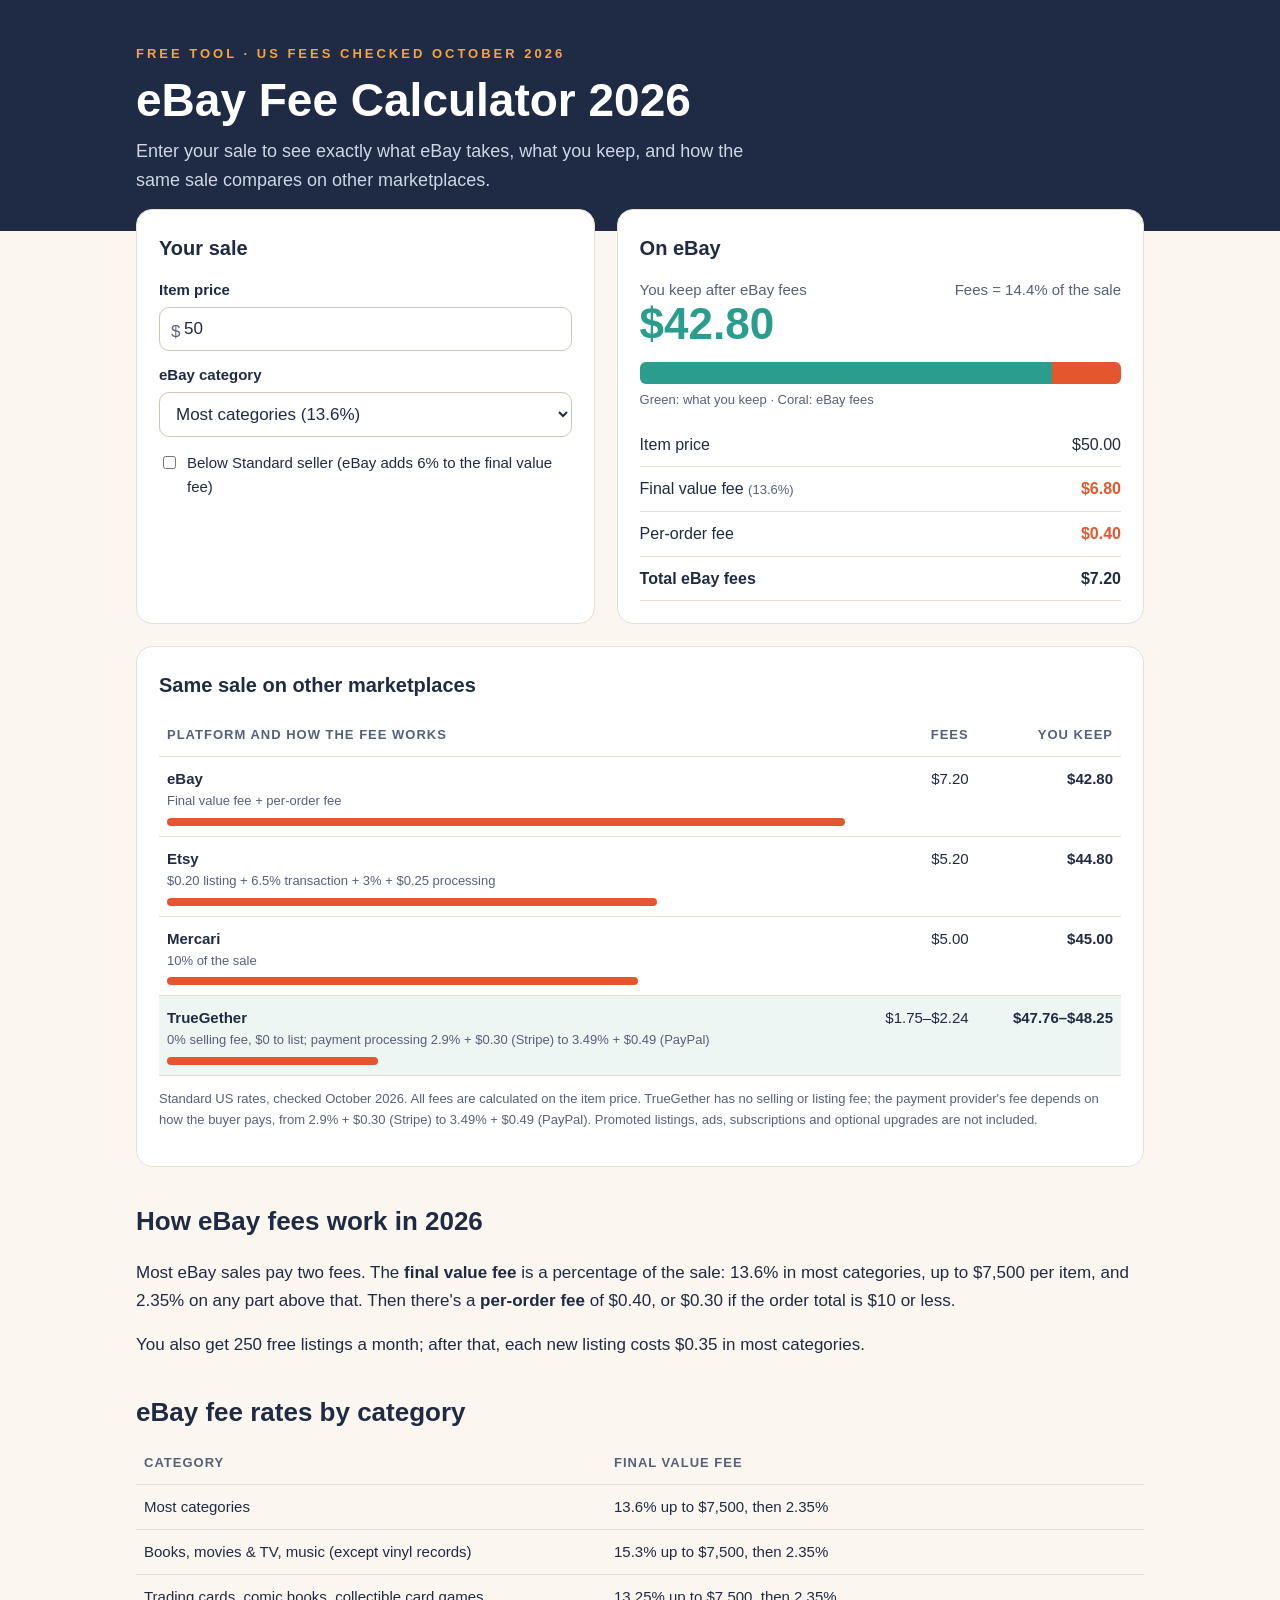
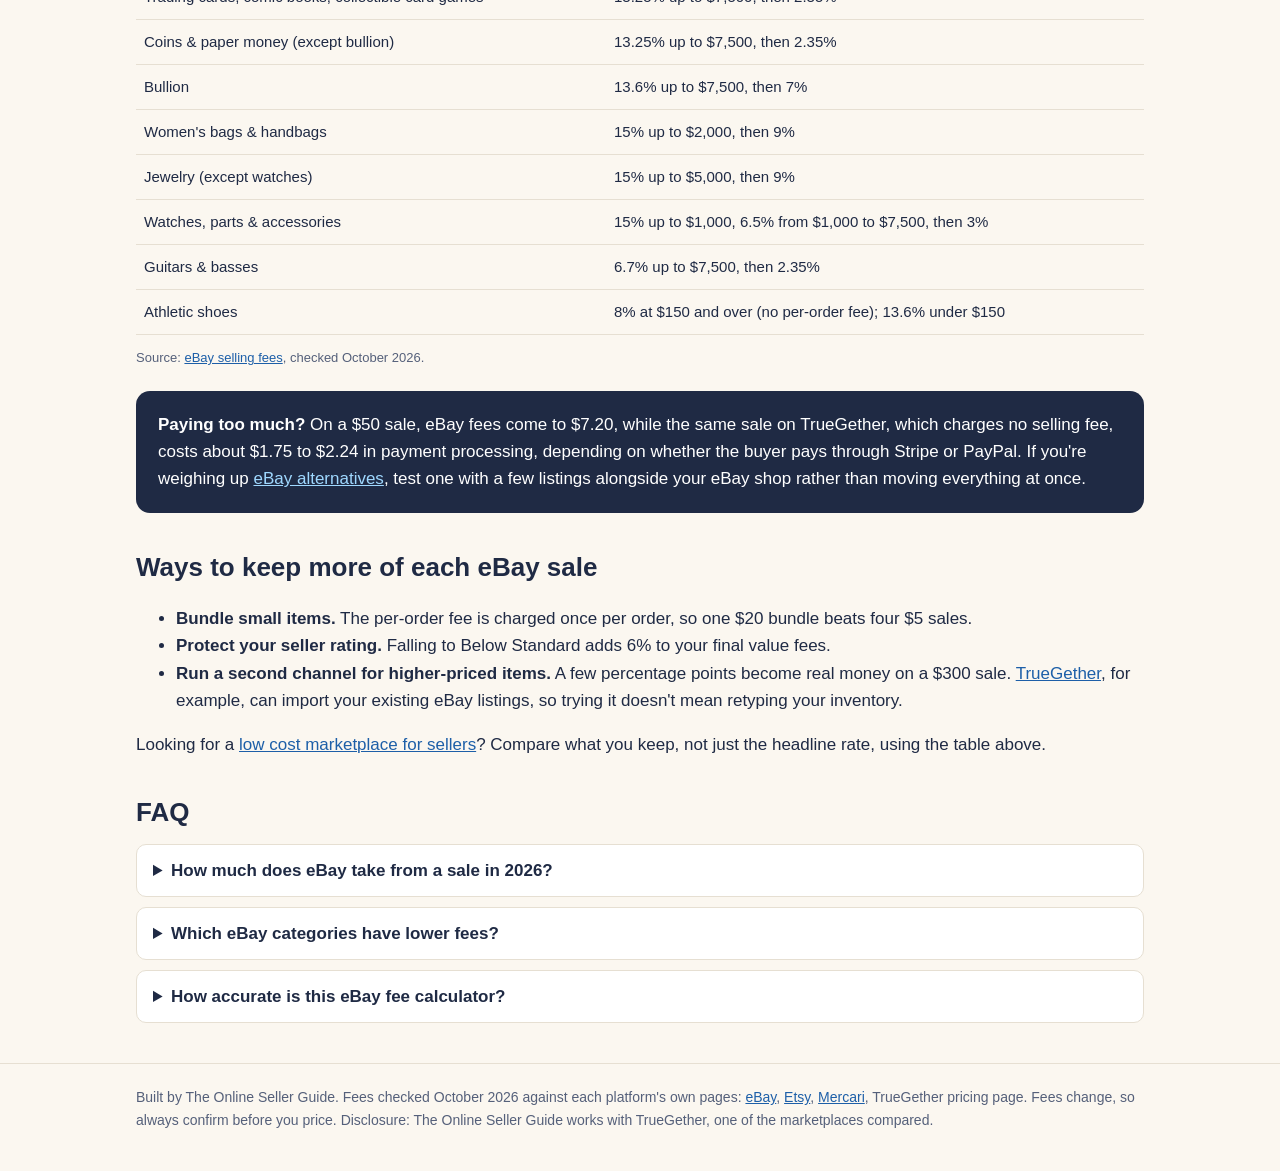
<file: index.html>
<!DOCTYPE html>
<html lang="en">
<head>
<meta charset="utf-8">
<meta name="viewport" content="width=device-width, initial-scale=1">
<title>eBay Fee Calculator 2026: See What You Keep After eBay Fees</title>
<meta name="description" content="Free eBay fee calculator for 2026. See eBay's final value fee, per-order fee and what you keep, then compare eBay alternatives like Etsy, Mercari and TrueGether.">
<link rel="canonical" href="https://salonijain-svg.github.io/marketplace-fee-calculator/">
<meta property="og:title" content="eBay Fee Calculator 2026: See What You Keep">
<meta property="og:description" content="Work out eBay fees on any sale in seconds and compare what you'd keep on other marketplaces.">
<meta property="og:type" content="website">
<meta property="og:url" content="https://salonijain-svg.github.io/marketplace-fee-calculator/">
<script type="application/ld+json">
{
 "@context":"https://schema.org",
 "@type":"FAQPage",
 "mainEntity":[
  {"@type":"Question","name":"How much does eBay take from a sale in 2026?","acceptedAnswer":{"@type":"Answer","text":"In most categories eBay charges a final value fee of 13.6% of the sale (up to $7,500) plus a per-order fee of $0.40, or $0.30 if the order is $10 or less. On a $100 sale that is $14.00."}},
  {"@type":"Question","name":"Which eBay categories have lower fees?","acceptedAnswer":{"@type":"Answer","text":"Guitars and basses (6.7%), athletic shoes of $150 and over (8% with no per-order fee), and trading cards, comics and most coins (13.25%) are below the standard 13.6%."}},
  {"@type":"Question","name":"How accurate is this eBay fee calculator?","acceptedAnswer":{"@type":"Answer","text":"It uses eBay's published US fee rates, checked in October 2026, for standard sellers. It does not include promoted listings, store subscription discounts, optional upgrades or international fees, so always confirm on eBay's own fee page."}}
 ]
}
</script>
<style>
:root{--ink:#1f2a44;--ink2:#55607a;--bg:#fbf7f0;--card:#ffffff;--line:#e6dfd2;--coral:#e4572e;--teal:#2a9d8f;--amber:#f2a541;--navy:#1f2a44;--soft:#eef6f3}
*{box-sizing:border-box}
body{margin:0;font-family:-apple-system,BlinkMacSystemFont,"Segoe UI",Roboto,Helvetica,Arial,sans-serif;background:var(--bg);color:var(--ink);line-height:1.6;font-size:17px}
a{color:#1d5fa8}
.wrap{max-width:1040px;margin:0 auto;padding:0 16px}
header.hero{background:var(--navy);color:#fff;padding:44px 0 36px}
.eyebrow{font-size:13px;letter-spacing:3px;text-transform:uppercase;color:var(--amber);font-weight:700}
h1{font-size:clamp(30px,5vw,46px);line-height:1.1;margin:10px 0 12px}
.hero p{color:#cfd6e6;max-width:640px;margin:0;font-size:18px}
.grid{display:grid;grid-template-columns:1fr 1.15fr;gap:22px;margin-top:-22px}
@media(max-width:820px){.grid{grid-template-columns:1fr}}
.card{background:var(--card);border:1px solid var(--line);border-radius:16px;padding:22px}
.card h2{font-size:20px;margin:0 0 14px}
label{display:block;font-weight:600;font-size:15px;margin:12px 0 5px}
.hint{font-weight:400;color:var(--ink2);font-size:13px}
input,select{width:100%;font-size:17px;padding:11px 12px;border:1.5px solid #cfc6b6;border-radius:10px;background:#fff;color:var(--ink)}
input:focus,select:focus{outline:none;border-color:var(--teal)}
.row2{display:grid;grid-template-columns:1fr 1fr;gap:12px}
.money{position:relative}.money span{position:absolute;left:12px;top:11px;color:var(--ink2)}.money input{padding-left:24px}
.check{display:flex;gap:8px;align-items:flex-start;font-weight:400;font-size:15px;margin-top:14px}
.check input{width:auto;margin-top:5px}
.big{display:flex;justify-content:space-between;align-items:baseline;gap:10px;flex-wrap:wrap}
.big .k{font-size:15px;color:var(--ink2)}
.keep{font-size:44px;font-weight:800;color:var(--teal);line-height:1}
.feeline{display:flex;justify-content:space-between;padding:9px 0;border-bottom:1px solid var(--line);font-size:16px}
.feeline b{color:var(--coral)}
.feeline.total b{color:var(--ink)}
.bar{display:flex;height:22px;border-radius:6px;overflow:hidden;margin:16px 0 6px;background:var(--line)}
.bar .k{background:var(--teal)}.bar .f{background:var(--coral)}
.legend{font-size:13px;color:var(--ink2)}
.pill{display:inline-block;background:var(--soft);color:var(--ink);border-radius:20px;padding:3px 12px;font-size:14px;font-weight:600;margin-top:10px}
table{width:100%;border-collapse:collapse;font-size:15px}
th,td{text-align:left;padding:10px 8px;border-bottom:1px solid var(--line);vertical-align:top}
th{font-size:13px;text-transform:uppercase;letter-spacing:1px;color:var(--ink2)}
td.num,th.num{text-align:right;white-space:nowrap}
.cmpbar{height:8px;background:var(--coral);border-radius:4px;margin-top:6px}
.best{background:#eef6f3}
section.content{margin:34px auto}
section.content h2{font-size:26px;margin:34px 0 10px}
.callout{background:var(--navy);color:#fff;border-radius:14px;padding:20px 22px;margin:22px 0}
.callout a{color:#9fd8ff}
details{background:#fff;border:1px solid var(--line);border-radius:10px;padding:12px 16px;margin:10px 0}
summary{font-weight:700;cursor:pointer}
footer{border-top:1px solid var(--line);margin-top:40px;padding:22px 0 40px;font-size:14px;color:var(--ink2)}
.small{font-size:13px;color:var(--ink2)}
</style>
</head>
<body>
<header class="hero">
 <div class="wrap">
  <div class="eyebrow">Free tool · US fees checked October 2026</div>
  <h1>eBay Fee Calculator 2026</h1>
  <p>Enter your sale to see exactly what eBay takes, what you keep, and how the same sale compares on other marketplaces.</p>
 </div>
</header>

<main class="wrap">
 <div class="grid">
  <form class="card" id="calc" onsubmit="return false" aria-label="eBay fee calculator">
   <h2>Your sale</h2>
   <label for="price">Item price</label><div class="money"><span>$</span><input id="price" type="number" min="0" step="0.01" value="50" inputmode="decimal"></div>
   <label for="cat">eBay category</label>
   <select id="cat">
    <option value="most">Most categories (13.6%)</option>
    <option value="books">Books, movies &amp; TV, music (15.3%)</option>
    <option value="cards">Trading cards, comics, collectible card games (13.25%)</option>
    <option value="coins">Coins &amp; paper money, except bullion (13.25%)</option>
    <option value="bullion">Coins &amp; paper money: bullion (13.6%)</option>
    <option value="bags">Women's bags &amp; handbags (15%)</option>
    <option value="jewelry">Jewelry, except watches (15%)</option>
    <option value="watches">Watches, parts &amp; accessories (15%)</option>
    <option value="guitars">Guitars &amp; basses (6.7%)</option>
    <option value="sneakers">Athletic shoes (8% at $150+)</option>
   </select>
   <label class="check"><input id="below" type="checkbox"> Below Standard seller (eBay adds 6% to the final value fee)</label>
  </form>

  <div class="card" aria-live="polite">
   <h2>On eBay</h2>
   <div class="big"><div><div class="k">You keep after eBay fees</div><div class="keep" id="keep">$0.00</div></div><div class="k" id="pct"></div></div>
   <div class="bar" aria-hidden="true"><div class="k" id="barK"></div><div class="f" id="barF"></div></div>
   <div class="legend">Green: what you keep · Coral: eBay fees</div>
   <div style="margin-top:12px">
    <div class="feeline"><span>Item price</span><span id="total"></span></div>
    <div class="feeline"><span>Final value fee <span class="hint" id="fvfnote"></span></span><b id="fvf"></b></div>
    <div class="feeline"><span>Per-order fee</span><b id="pof"></b></div>
    <div class="feeline" id="belowRow" style="display:none"><span>Below Standard surcharge (6%)</span><b id="bsf"></b></div>
    <div class="feeline total"><span><b>Total eBay fees</b></span><b id="fees"></b></div>
   </div>
  </div>
 </div>

 <div class="card" style="margin-top:22px">
  <h2>Same sale on other marketplaces</h2>
  <table>
   <thead><tr><th>Platform and how the fee works</th><th class="num">Fees</th><th class="num">You keep</th></tr></thead>
   <tbody id="cmp"></tbody>
  </table>
  <p class="small">Standard US rates, checked October 2026. All fees are calculated on the item price. TrueGether has no selling or listing fee; the payment provider's fee depends on how the buyer pays, from 2.9% + $0.30 (Stripe) to 3.49% + $0.49 (PayPal). Promoted listings, ads, subscriptions and optional upgrades are not included.</p>
 </div>

 <section class="content">
  <h2>How eBay fees work in 2026</h2>
  <p>Most eBay sales pay two fees. The <strong>final value fee</strong> is a percentage of the sale: 13.6% in most categories, up to $7,500 per item, and 2.35% on any part above that. Then there's a <strong>per-order fee</strong> of $0.40, or $0.30 if the order total is $10 or less.</p>
  <p>You also get 250 free listings a month; after that, each new listing costs $0.35 in most categories.</p>

  <h2>eBay fee rates by category</h2>
  <table>
   <thead><tr><th>Category</th><th>Final value fee</th></tr></thead>
   <tbody>
    <tr><td>Most categories</td><td>13.6% up to $7,500, then 2.35%</td></tr>
    <tr><td>Books, movies &amp; TV, music (except vinyl records)</td><td>15.3% up to $7,500, then 2.35%</td></tr>
    <tr><td>Trading cards, comic books, collectible card games</td><td>13.25% up to $7,500, then 2.35%</td></tr>
    <tr><td>Coins &amp; paper money (except bullion)</td><td>13.25% up to $7,500, then 2.35%</td></tr>
    <tr><td>Bullion</td><td>13.6% up to $7,500, then 7%</td></tr>
    <tr><td>Women's bags &amp; handbags</td><td>15% up to $2,000, then 9%</td></tr>
    <tr><td>Jewelry (except watches)</td><td>15% up to $5,000, then 9%</td></tr>
    <tr><td>Watches, parts &amp; accessories</td><td>15% up to $1,000, 6.5% from $1,000 to $7,500, then 3%</td></tr>
    <tr><td>Guitars &amp; basses</td><td>6.7% up to $7,500, then 2.35%</td></tr>
    <tr><td>Athletic shoes</td><td>8% at $150 and over (no per-order fee); 13.6% under $150</td></tr>
   </tbody>
  </table>
  <p class="small">Source: <a href="https://www.ebay.com/help/selling/fees-credits-invoices/selling-fees?id=4822" rel="nofollow">eBay selling fees</a>, checked October 2026.</p>

  <div class="callout">
   <strong>Paying too much?</strong> On a $50 sale, eBay fees come to $7.20, while the same sale on TrueGether, which charges no selling fee, costs about $1.75 to $2.24 in payment processing, depending on whether the buyer pays through Stripe or PayPal. If you're weighing up <a href="https://www.truegether.com/eBayAlternative.html">eBay alternatives</a>, test one with a few listings alongside your eBay shop rather than moving everything at once.
  </div>

  <h2>Ways to keep more of each eBay sale</h2>
  <ul>
   <li><strong>Bundle small items.</strong> The per-order fee is charged once per order, so one $20 bundle beats four $5 sales.</li>
   <li><strong>Protect your seller rating.</strong> Falling to Below Standard adds 6% to your final value fees.</li>
   <li><strong>Run a second channel for higher-priced items.</strong> A few percentage points become real money on a $300 sale. <a href="https://www.truegether.com/">TrueGether</a>, for example, can import your existing eBay listings, so trying it doesn't mean retyping your inventory.</li>
  </ul>
  <p>Looking for a <a href="https://www.truegether.com/sell.html">low cost marketplace for sellers</a>? Compare what you keep, not just the headline rate, using the table above.</p>

  <h2>FAQ</h2>
  <details><summary>How much does eBay take from a sale in 2026?</summary><p>In most categories, 13.6% of the sale (up to $7,500) plus a $0.40 per-order fee, or $0.30 if the order is $10 or less. On a $100 sale, that's $14.00.</p></details>
  <details><summary>Which eBay categories have lower fees?</summary><p>Guitars and basses (6.7%), athletic shoes at $150 and over (8%, with no per-order fee), and trading cards, comics and most coins (13.25%).</p></details>
  <details><summary>How accurate is this eBay fee calculator?</summary><p>It uses eBay's published US rates, checked in October 2026, for standard sellers. It doesn't include promoted listings, store subscription discounts, optional upgrades or international fees, so always confirm on eBay's own fee page before you price.</p></details>

 </section>
</main>

<footer>
 <div class="wrap">
  Built by The Online Seller Guide. Fees checked October 2026 against each platform's own pages: <a href="https://www.ebay.com/help/selling/fees-credits-invoices/selling-fees?id=4822" rel="nofollow">eBay</a>, <a href="https://www.etsy.com/legal/fees" rel="nofollow">Etsy</a>, <a href="https://www.mercari.com/" rel="nofollow">Mercari</a>, TrueGether pricing page. Fees change, so always confirm before you price. Disclosure: The Online Seller Guide works with TrueGether, one of the marketplaces compared.
 </div>
</footer>

<script>
(function(){
 var cats={
  most:{tiers:[[7500,0.136],[Infinity,0.0235]],label:"13.6%"},
  books:{tiers:[[7500,0.153],[Infinity,0.0235]],label:"15.3%"},
  cards:{tiers:[[7500,0.1325],[Infinity,0.0235]],label:"13.25%"},
  coins:{tiers:[[7500,0.1325],[Infinity,0.0235]],label:"13.25%"},
  bullion:{tiers:[[7500,0.136],[Infinity,0.07]],label:"13.6%"},
  bags:{tiers:[[2000,0.15],[Infinity,0.09]],label:"15%"},
  jewelry:{tiers:[[5000,0.15],[Infinity,0.09]],label:"15%"},
  watches:{tiers:[[1000,0.15],[7500,0.065],[Infinity,0.03]],label:"15%"},
  guitars:{tiers:[[7500,0.067],[Infinity,0.0235]],label:"6.7%"},
  sneakers:{tiers:[[7500,0.136],[Infinity,0.0235]],label:"13.6%"}
 };
 function $(id){return document.getElementById(id)}
 function num(id){var v=parseFloat($(id).value);return isFinite(v)&&v>0?v:0}
 function r2(x){return Math.round((x+1e-9)*100)/100}
 function fmt(x){var s=r2(Math.abs(x)).toFixed(2).replace(/\B(?=(\d{3})+(?!\d))/g,",");return (x<0?"−$":"$")+s}
 function tiered(amount,tiers){var fee=0,prev=0;for(var i=0;i<tiers.length;i++){var cap=tiers[i][0],rate=tiers[i][1];if(amount>prev){fee+=(Math.min(amount,cap)-prev)*rate}prev=cap}return fee}
 function calc(){
  var price=num("price"),ship=0,taxr=0,label=0,cost=0,cat=$("cat").value,below=$("below").checked;
  var base=price+ship,tax=base*taxr,total=base+tax;
  var fvf,pof,note=cats[cat].label;
  if(cat==="sneakers"&&total>=150){fvf=total*0.08;pof=0;note="8% (athletic shoes $150+)"}
  else{fvf=tiered(total,cats[cat].tiers);pof=total<=0?0:(total<=10?0.30:0.40)}
  var bs=below?total*0.06:0;
  var fees=r2(fvf)+r2(pof)+r2(bs);
  var keep=total-fees-tax;
  $("total").textContent=fmt(total);
  $("fvf").textContent=fmt(r2(fvf));$("fvfnote").textContent="("+note+")";
  $("pof").textContent=fmt(pof);
  $("belowRow").style.display=below?"flex":"none";$("bsf").textContent=fmt(r2(bs));
  $("fees").textContent=fmt(fees);
  $("keep").textContent=fmt(keep);
  $("pct").textContent=total>0?("Fees = "+(fees/total*100).toFixed(1)+"% of the sale"):"";
  var kp=total>0?Math.max(0,keep)/total*100:0,fp=total>0?fees/total*100:0;
  $("barK").style.width=kp+"%";$("barF").style.width=fp+"%";
  var rows=[
   {n:"eBay",how:"Final value fee + per-order fee",f:fees},
   {n:"Etsy",how:"$0.20 listing + 6.5% transaction + 3% + $0.25 processing",f:r2(0.20+base*0.065+total*0.03+0.25)},
   {n:"Mercari",how:"10% of the sale",f:r2(base*0.10)},
   {n:"TrueGether",how:"0% selling fee, $0 to list; payment processing 2.9% + $0.30 (Stripe) to 3.49% + $0.49 (PayPal)",f:r2(total*0.029+0.30),hi:r2(total*0.0349+0.49)}
  ];
  if(total<=0){rows.forEach(function(r){r.f=0;if(r.hi!==undefined)r.hi=0})}
  var max=Math.max.apply(null,rows.map(function(r){return r.hi!==undefined?r.hi:r.f}))||1,min=Math.min.apply(null,rows.map(function(r){return r.f}));
  function rng(a,b){return b!==undefined&&b!==a?fmt(a)+"\u2013"+fmt(b):fmt(a)}
  $("cmp").innerHTML=rows.map(function(r){
   var top=r.hi!==undefined?r.hi:r.f;
   var kept=(r.hi!==undefined&&total>0)?fmt(total-tax-r.hi)+"\u2013"+fmt(total-tax-r.f):fmt(total-tax-r.f);
   return '<tr'+(r.f===min&&total>0?' class="best"':'')+'><td><strong>'+r.n+'</strong><div class="small">'+r.how+'</div><div class="cmpbar" style="width:'+(top/max*100)+'%"></div></td><td class="num">'+rng(r.f,r.hi)+'</td><td class="num"><strong>'+kept+'</strong></td></tr>'}).join("");
 }
 ["price","cat","below"].forEach(function(id){$(id).addEventListener("input",calc);$(id).addEventListener("change",calc)});
 calc();
})();
</script>
</body>
</html>
</file>
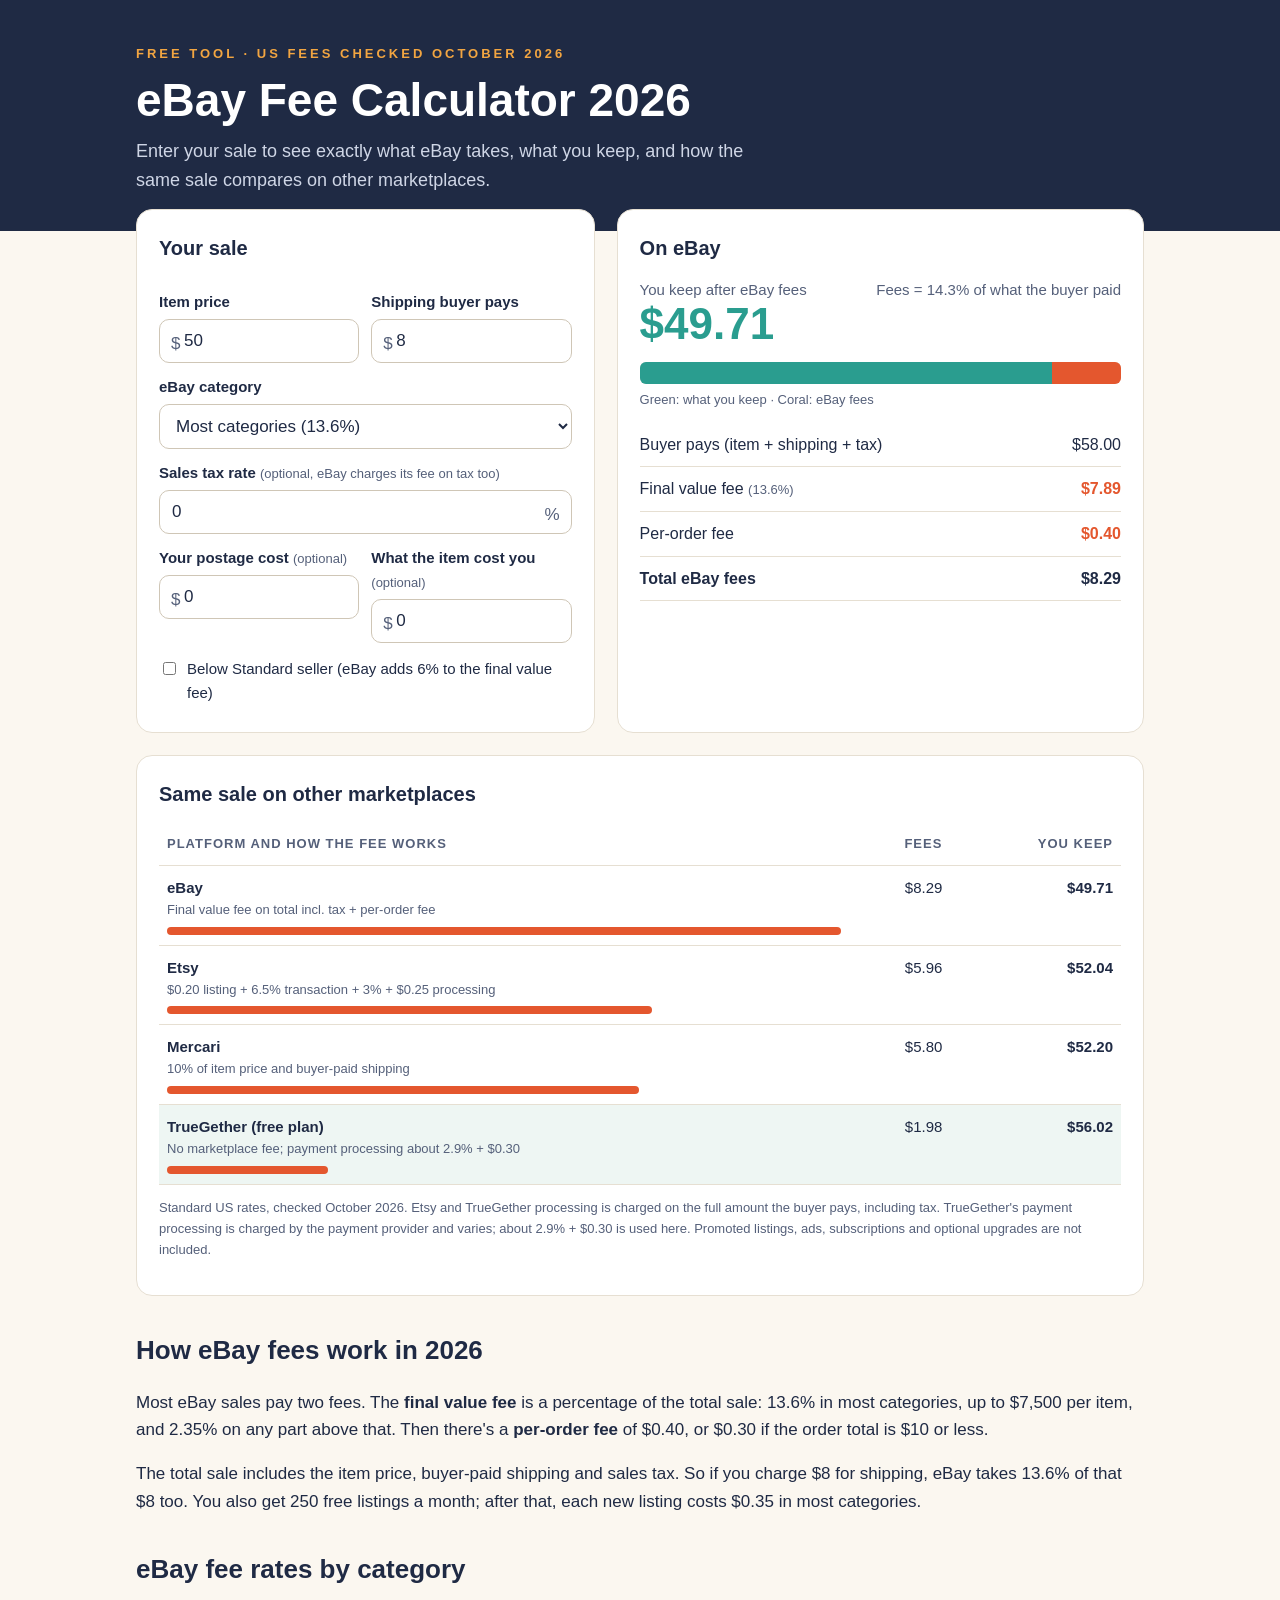
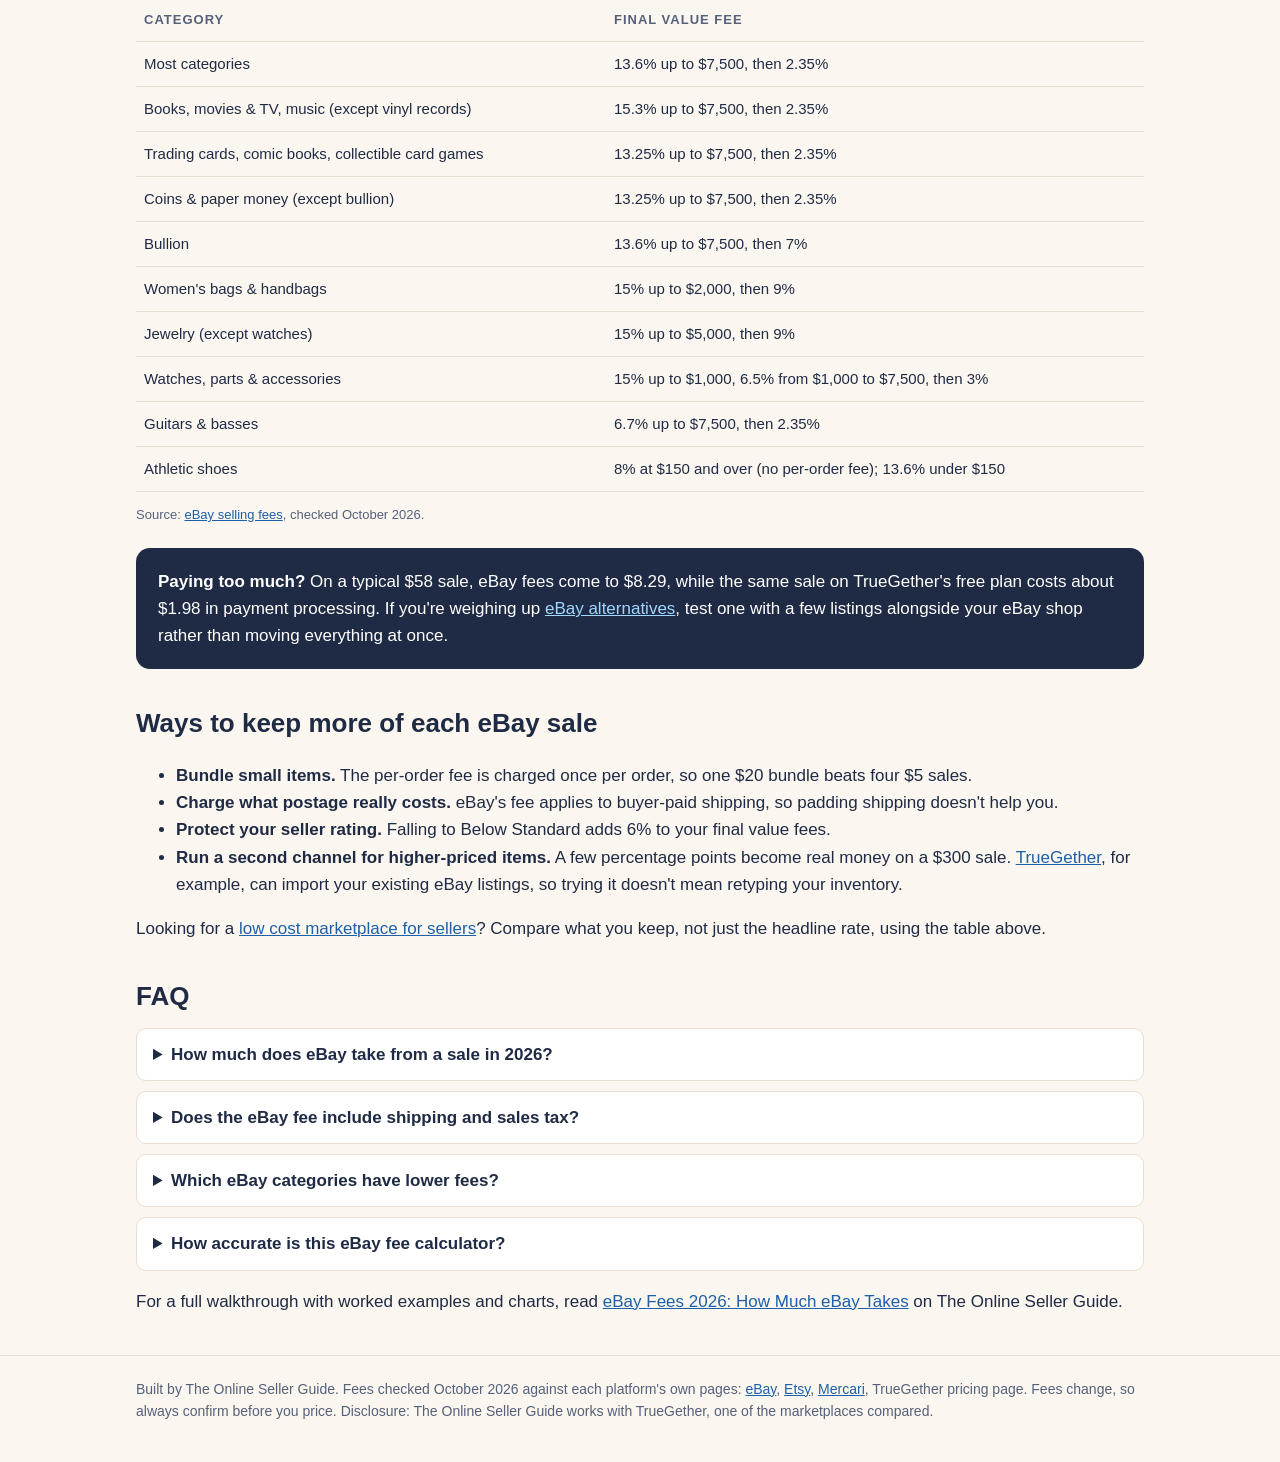
<file: index_1.html>
<!DOCTYPE html>
<html lang="en">
<head>
<meta charset="utf-8">
<meta name="viewport" content="width=device-width, initial-scale=1">
<title>eBay Fee Calculator 2026: See What You Keep After eBay Fees</title>
<meta name="description" content="Free eBay fee calculator for 2026. Enter your price, shipping and category to see eBay's final value fee, per-order fee and what you keep, compared with Etsy, Mercari and TrueGether.">
<link rel="canonical" href="https://salonijain-svg.github.io/marketplace-fee-calculator/">
<meta property="og:title" content="eBay Fee Calculator 2026: See What You Keep">
<meta property="og:description" content="Work out eBay fees on any sale in seconds and compare what you'd keep on other marketplaces.">
<meta property="og:type" content="website">
<meta property="og:url" content="https://salonijain-svg.github.io/marketplace-fee-calculator/">
<script type="application/ld+json">
{
 "@context":"https://schema.org",
 "@type":"FAQPage",
 "mainEntity":[
  {"@type":"Question","name":"How much does eBay take from a sale in 2026?","acceptedAnswer":{"@type":"Answer","text":"In most categories eBay charges a final value fee of 13.6% of the total sale (up to $7,500) plus a per-order fee of $0.40, or $0.30 if the order is $10 or less. On a $100 sale that is $14.00."}},
  {"@type":"Question","name":"Does the eBay fee include shipping and sales tax?","acceptedAnswer":{"@type":"Answer","text":"Yes. eBay calculates the final value fee on the total amount the buyer pays, including buyer-paid shipping and sales tax."}},
  {"@type":"Question","name":"Which eBay categories have lower fees?","acceptedAnswer":{"@type":"Answer","text":"Guitars and basses (6.7%), athletic shoes of $150 and over (8% with no per-order fee), and trading cards, comics and most coins (13.25%) are below the standard 13.6%."}},
  {"@type":"Question","name":"How accurate is this eBay fee calculator?","acceptedAnswer":{"@type":"Answer","text":"It uses eBay's published US fee rates, checked in October 2026, for standard sellers. It does not include promoted listings, store subscription discounts, optional upgrades or international fees, so always confirm on eBay's own fee page."}}
 ]
}
</script>
<style>
:root{--ink:#1f2a44;--ink2:#55607a;--bg:#fbf7f0;--card:#ffffff;--line:#e6dfd2;--coral:#e4572e;--teal:#2a9d8f;--amber:#f2a541;--navy:#1f2a44;--soft:#eef6f3}
*{box-sizing:border-box}
body{margin:0;font-family:-apple-system,BlinkMacSystemFont,"Segoe UI",Roboto,Helvetica,Arial,sans-serif;background:var(--bg);color:var(--ink);line-height:1.6;font-size:17px}
a{color:#1d5fa8}
.wrap{max-width:1040px;margin:0 auto;padding:0 16px}
header.hero{background:var(--navy);color:#fff;padding:44px 0 36px}
.eyebrow{font-size:13px;letter-spacing:3px;text-transform:uppercase;color:var(--amber);font-weight:700}
h1{font-size:clamp(30px,5vw,46px);line-height:1.1;margin:10px 0 12px}
.hero p{color:#cfd6e6;max-width:640px;margin:0;font-size:18px}
.grid{display:grid;grid-template-columns:1fr 1.15fr;gap:22px;margin-top:-22px}
@media(max-width:820px){.grid{grid-template-columns:1fr}}
.card{background:var(--card);border:1px solid var(--line);border-radius:16px;padding:22px}
.card h2{font-size:20px;margin:0 0 14px}
label{display:block;font-weight:600;font-size:15px;margin:12px 0 5px}
.hint{font-weight:400;color:var(--ink2);font-size:13px}
input,select{width:100%;font-size:17px;padding:11px 12px;border:1.5px solid #cfc6b6;border-radius:10px;background:#fff;color:var(--ink)}
input:focus,select:focus{outline:none;border-color:var(--teal)}
.row2{display:grid;grid-template-columns:1fr 1fr;gap:12px}
.money{position:relative}.money span{position:absolute;left:12px;top:11px;color:var(--ink2)}.money input{padding-left:24px}
.check{display:flex;gap:8px;align-items:flex-start;font-weight:400;font-size:15px;margin-top:14px}
.check input{width:auto;margin-top:5px}
.big{display:flex;justify-content:space-between;align-items:baseline;gap:10px;flex-wrap:wrap}
.big .k{font-size:15px;color:var(--ink2)}
.keep{font-size:44px;font-weight:800;color:var(--teal);line-height:1}
.feeline{display:flex;justify-content:space-between;padding:9px 0;border-bottom:1px solid var(--line);font-size:16px}
.feeline b{color:var(--coral)}
.feeline.total b{color:var(--ink)}
.bar{display:flex;height:22px;border-radius:6px;overflow:hidden;margin:16px 0 6px;background:var(--line)}
.bar .k{background:var(--teal)}.bar .f{background:var(--coral)}
.legend{font-size:13px;color:var(--ink2)}
.pill{display:inline-block;background:var(--soft);color:var(--ink);border-radius:20px;padding:3px 12px;font-size:14px;font-weight:600;margin-top:10px}
table{width:100%;border-collapse:collapse;font-size:15px}
th,td{text-align:left;padding:10px 8px;border-bottom:1px solid var(--line);vertical-align:top}
th{font-size:13px;text-transform:uppercase;letter-spacing:1px;color:var(--ink2)}
td.num,th.num{text-align:right;white-space:nowrap}
.cmpbar{height:8px;background:var(--coral);border-radius:4px;margin-top:6px}
.best{background:#eef6f3}
section.content{margin:34px auto}
section.content h2{font-size:26px;margin:34px 0 10px}
.callout{background:var(--navy);color:#fff;border-radius:14px;padding:20px 22px;margin:22px 0}
.callout a{color:#9fd8ff}
details{background:#fff;border:1px solid var(--line);border-radius:10px;padding:12px 16px;margin:10px 0}
summary{font-weight:700;cursor:pointer}
footer{border-top:1px solid var(--line);margin-top:40px;padding:22px 0 40px;font-size:14px;color:var(--ink2)}
.small{font-size:13px;color:var(--ink2)}
</style>
</head>
<body>
<header class="hero">
 <div class="wrap">
  <div class="eyebrow">Free tool · US fees checked October 2026</div>
  <h1>eBay Fee Calculator 2026</h1>
  <p>Enter your sale to see exactly what eBay takes, what you keep, and how the same sale compares on other marketplaces.</p>
 </div>
</header>

<main class="wrap">
 <div class="grid">
  <form class="card" id="calc" onsubmit="return false" aria-label="eBay fee calculator">
   <h2>Your sale</h2>
   <div class="row2">
    <div><label for="price">Item price</label><div class="money"><span>$</span><input id="price" type="number" min="0" step="0.01" value="50" inputmode="decimal"></div></div>
    <div><label for="ship">Shipping buyer pays</label><div class="money"><span>$</span><input id="ship" type="number" min="0" step="0.01" value="8" inputmode="decimal"></div></div>
   </div>
   <label for="cat">eBay category</label>
   <select id="cat">
    <option value="most">Most categories (13.6%)</option>
    <option value="books">Books, movies &amp; TV, music (15.3%)</option>
    <option value="cards">Trading cards, comics, collectible card games (13.25%)</option>
    <option value="coins">Coins &amp; paper money, except bullion (13.25%)</option>
    <option value="bullion">Coins &amp; paper money: bullion (13.6%)</option>
    <option value="bags">Women's bags &amp; handbags (15%)</option>
    <option value="jewelry">Jewelry, except watches (15%)</option>
    <option value="watches">Watches, parts &amp; accessories (15%)</option>
    <option value="guitars">Guitars &amp; basses (6.7%)</option>
    <option value="sneakers">Athletic shoes (8% at $150+)</option>
   </select>
   <label for="tax">Sales tax rate <span class="hint">(optional, eBay charges its fee on tax too)</span></label>
   <div class="money"><span style="left:auto;right:12px">%</span><input id="tax" type="number" min="0" max="20" step="0.01" value="0" style="padding-left:12px"></div>
   <div class="row2">
    <div><label for="label">Your postage cost <span class="hint">(optional)</span></label><div class="money"><span>$</span><input id="label" type="number" min="0" step="0.01" value="0"></div></div>
    <div><label for="cost">What the item cost you <span class="hint">(optional)</span></label><div class="money"><span>$</span><input id="cost" type="number" min="0" step="0.01" value="0"></div></div>
   </div>
   <label class="check"><input id="below" type="checkbox"> Below Standard seller (eBay adds 6% to the final value fee)</label>
  </form>

  <div class="card" aria-live="polite">
   <h2>On eBay</h2>
   <div class="big"><div><div class="k">You keep after eBay fees</div><div class="keep" id="keep">$0.00</div></div><div class="k" id="pct"></div></div>
   <div class="bar" aria-hidden="true"><div class="k" id="barK"></div><div class="f" id="barF"></div></div>
   <div class="legend">Green: what you keep · Coral: eBay fees</div>
   <div style="margin-top:12px">
    <div class="feeline"><span>Buyer pays (item + shipping + tax)</span><span id="total"></span></div>
    <div class="feeline"><span>Final value fee <span class="hint" id="fvfnote"></span></span><b id="fvf"></b></div>
    <div class="feeline"><span>Per-order fee</span><b id="pof"></b></div>
    <div class="feeline" id="belowRow" style="display:none"><span>Below Standard surcharge (6%)</span><b id="bsf"></b></div>
    <div class="feeline total"><span><b>Total eBay fees</b></span><b id="fees"></b></div>
    <div class="feeline" id="profitRow"><span>Profit after postage and item cost</span><span id="profit"></span></div>
   </div>
   <span class="pill" id="taxnote">Tax collected by eBay is passed on, not kept by you</span>
  </div>
 </div>

 <div class="card" style="margin-top:22px">
  <h2>Same sale on other marketplaces</h2>
  <table>
   <thead><tr><th>Platform and how the fee works</th><th class="num">Fees</th><th class="num">You keep</th></tr></thead>
   <tbody id="cmp"></tbody>
  </table>
  <p class="small">Standard US rates, checked October 2026. Etsy and TrueGether processing is charged on the full amount the buyer pays, including tax. TrueGether's payment processing is charged by the payment provider and varies; about 2.9% + $0.30 is used here. Promoted listings, ads, subscriptions and optional upgrades are not included.</p>
 </div>

 <section class="content">
  <h2>How eBay fees work in 2026</h2>
  <p>Most eBay sales pay two fees. The <strong>final value fee</strong> is a percentage of the total sale: 13.6% in most categories, up to $7,500 per item, and 2.35% on any part above that. Then there's a <strong>per-order fee</strong> of $0.40, or $0.30 if the order total is $10 or less.</p>
  <p>The total sale includes the item price, buyer-paid shipping and sales tax. So if you charge $8 for shipping, eBay takes 13.6% of that $8 too. You also get 250 free listings a month; after that, each new listing costs $0.35 in most categories.</p>

  <h2>eBay fee rates by category</h2>
  <table>
   <thead><tr><th>Category</th><th>Final value fee</th></tr></thead>
   <tbody>
    <tr><td>Most categories</td><td>13.6% up to $7,500, then 2.35%</td></tr>
    <tr><td>Books, movies &amp; TV, music (except vinyl records)</td><td>15.3% up to $7,500, then 2.35%</td></tr>
    <tr><td>Trading cards, comic books, collectible card games</td><td>13.25% up to $7,500, then 2.35%</td></tr>
    <tr><td>Coins &amp; paper money (except bullion)</td><td>13.25% up to $7,500, then 2.35%</td></tr>
    <tr><td>Bullion</td><td>13.6% up to $7,500, then 7%</td></tr>
    <tr><td>Women's bags &amp; handbags</td><td>15% up to $2,000, then 9%</td></tr>
    <tr><td>Jewelry (except watches)</td><td>15% up to $5,000, then 9%</td></tr>
    <tr><td>Watches, parts &amp; accessories</td><td>15% up to $1,000, 6.5% from $1,000 to $7,500, then 3%</td></tr>
    <tr><td>Guitars &amp; basses</td><td>6.7% up to $7,500, then 2.35%</td></tr>
    <tr><td>Athletic shoes</td><td>8% at $150 and over (no per-order fee); 13.6% under $150</td></tr>
   </tbody>
  </table>
  <p class="small">Source: <a href="https://www.ebay.com/help/selling/fees-credits-invoices/selling-fees?id=4822" rel="nofollow">eBay selling fees</a>, checked October 2026.</p>

  <div class="callout">
   <strong>Paying too much?</strong> On a typical $58 sale, eBay fees come to $8.29, while the same sale on TrueGether's free plan costs about $1.98 in payment processing. If you're weighing up <a href="https://www.truegether.com/eBayAlternative.html">eBay alternatives</a>, test one with a few listings alongside your eBay shop rather than moving everything at once.
  </div>

  <h2>Ways to keep more of each eBay sale</h2>
  <ul>
   <li><strong>Bundle small items.</strong> The per-order fee is charged once per order, so one $20 bundle beats four $5 sales.</li>
   <li><strong>Charge what postage really costs.</strong> eBay's fee applies to buyer-paid shipping, so padding shipping doesn't help you.</li>
   <li><strong>Protect your seller rating.</strong> Falling to Below Standard adds 6% to your final value fees.</li>
   <li><strong>Run a second channel for higher-priced items.</strong> A few percentage points become real money on a $300 sale. <a href="https://www.truegether.com/">TrueGether</a>, for example, can import your existing eBay listings, so trying it doesn't mean retyping your inventory.</li>
  </ul>
  <p>Looking for a <a href="https://www.truegether.com/sell.html">low cost marketplace for sellers</a>? Compare what you keep, not just the headline rate, using the table above.</p>

  <h2>FAQ</h2>
  <details><summary>How much does eBay take from a sale in 2026?</summary><p>In most categories, 13.6% of the total sale (up to $7,500) plus a $0.40 per-order fee, or $0.30 if the order is $10 or less. On a $100 sale, that's $14.00.</p></details>
  <details><summary>Does the eBay fee include shipping and sales tax?</summary><p>Yes. eBay calculates the final value fee on the total the buyer pays, including buyer-paid shipping and sales tax.</p></details>
  <details><summary>Which eBay categories have lower fees?</summary><p>Guitars and basses (6.7%), athletic shoes at $150 and over (8%, with no per-order fee), and trading cards, comics and most coins (13.25%).</p></details>
  <details><summary>How accurate is this eBay fee calculator?</summary><p>It uses eBay's published US rates, checked in October 2026, for standard sellers. It doesn't include promoted listings, store subscription discounts, optional upgrades or international fees, so always confirm on eBay's own fee page before you price.</p></details>

  <p>For a full walkthrough with worked examples and charts, read <a href="https://theonlinesellerguide.wordpress.com/2026/10/19/ebay-fees-2026-calculator/">eBay Fees 2026: How Much eBay Takes</a> on The Online Seller Guide.</p>
 </section>
</main>

<footer>
 <div class="wrap">
  Built by The Online Seller Guide. Fees checked October 2026 against each platform's own pages: <a href="https://www.ebay.com/help/selling/fees-credits-invoices/selling-fees?id=4822" rel="nofollow">eBay</a>, <a href="https://www.etsy.com/legal/fees" rel="nofollow">Etsy</a>, <a href="https://www.mercari.com/" rel="nofollow">Mercari</a>, TrueGether pricing page. Fees change, so always confirm before you price. Disclosure: The Online Seller Guide works with TrueGether, one of the marketplaces compared.
 </div>
</footer>

<script>
(function(){
 var cats={
  most:{tiers:[[7500,0.136],[Infinity,0.0235]],label:"13.6%"},
  books:{tiers:[[7500,0.153],[Infinity,0.0235]],label:"15.3%"},
  cards:{tiers:[[7500,0.1325],[Infinity,0.0235]],label:"13.25%"},
  coins:{tiers:[[7500,0.1325],[Infinity,0.0235]],label:"13.25%"},
  bullion:{tiers:[[7500,0.136],[Infinity,0.07]],label:"13.6%"},
  bags:{tiers:[[2000,0.15],[Infinity,0.09]],label:"15%"},
  jewelry:{tiers:[[5000,0.15],[Infinity,0.09]],label:"15%"},
  watches:{tiers:[[1000,0.15],[7500,0.065],[Infinity,0.03]],label:"15%"},
  guitars:{tiers:[[7500,0.067],[Infinity,0.0235]],label:"6.7%"},
  sneakers:{tiers:[[7500,0.136],[Infinity,0.0235]],label:"13.6%"}
 };
 function $(id){return document.getElementById(id)}
 function num(id){var v=parseFloat($(id).value);return isFinite(v)&&v>0?v:0}
 function r2(x){return Math.round((x+1e-9)*100)/100}
 function fmt(x){var s=r2(Math.abs(x)).toFixed(2).replace(/\B(?=(\d{3})+(?!\d))/g,",");return (x<0?"−$":"$")+s}
 function tiered(amount,tiers){var fee=0,prev=0;for(var i=0;i<tiers.length;i++){var cap=tiers[i][0],rate=tiers[i][1];if(amount>prev){fee+=(Math.min(amount,cap)-prev)*rate}prev=cap}return fee}
 function calc(){
  var price=num("price"),ship=num("ship"),taxr=num("tax")/100,label=num("label"),cost=num("cost"),cat=$("cat").value,below=$("below").checked;
  var base=price+ship,tax=base*taxr,total=base+tax;
  var fvf,pof,note=cats[cat].label;
  if(cat==="sneakers"&&total>=150){fvf=total*0.08;pof=0;note="8% (athletic shoes $150+)"}
  else{fvf=tiered(total,cats[cat].tiers);pof=total<=0?0:(total<=10?0.30:0.40)}
  var bs=below?total*0.06:0;
  var fees=r2(fvf)+r2(pof)+r2(bs);
  var keep=total-fees-tax;
  $("total").textContent=fmt(total);
  $("fvf").textContent=fmt(r2(fvf));$("fvfnote").textContent="("+note+")";
  $("pof").textContent=fmt(pof);
  $("belowRow").style.display=below?"flex":"none";$("bsf").textContent=fmt(r2(bs));
  $("fees").textContent=fmt(fees);
  $("keep").textContent=fmt(keep);
  $("pct").textContent=total>0?("Fees = "+(fees/total*100).toFixed(1)+"% of what the buyer paid"):"";
  var kp=total>0?Math.max(0,keep)/total*100:0,fp=total>0?fees/total*100:0;
  $("barK").style.width=kp+"%";$("barF").style.width=fp+"%";
  $("profit").textContent=fmt(keep-label-cost);
  $("profitRow").style.display=(label>0||cost>0)?"flex":"none";
  $("taxnote").style.display=tax>0?"inline-block":"none";
  var rows=[
   {n:"eBay",how:"Final value fee on total incl. tax + per-order fee",f:fees},
   {n:"Etsy",how:"$0.20 listing + 6.5% transaction + 3% + $0.25 processing",f:r2(0.20+base*0.065+total*0.03+0.25)},
   {n:"Mercari",how:"10% of item price and buyer-paid shipping",f:r2(base*0.10)},
   {n:"TrueGether (free plan)",how:"No marketplace fee; payment processing about 2.9% + $0.30",f:r2(total*0.029+0.30)}
  ];
  if(total<=0){rows.forEach(function(r){r.f=0})}
  var max=Math.max.apply(null,rows.map(function(r){return r.f}))||1,min=Math.min.apply(null,rows.map(function(r){return r.f}));
  $("cmp").innerHTML=rows.map(function(r){return '<tr'+(r.f===min&&total>0?' class="best"':'')+'><td><strong>'+r.n+'</strong><div class="small">'+r.how+'</div><div class="cmpbar" style="width:'+(r.f/max*100)+'%"></div></td><td class="num">'+fmt(r.f)+'</td><td class="num"><strong>'+fmt(total-tax-r.f)+'</strong></td></tr>'}).join("");
 }
 ["price","ship","tax","label","cost","cat","below"].forEach(function(id){$(id).addEventListener("input",calc);$(id).addEventListener("change",calc)});
 calc();
})();
</script>
</body>
</html>
</file>
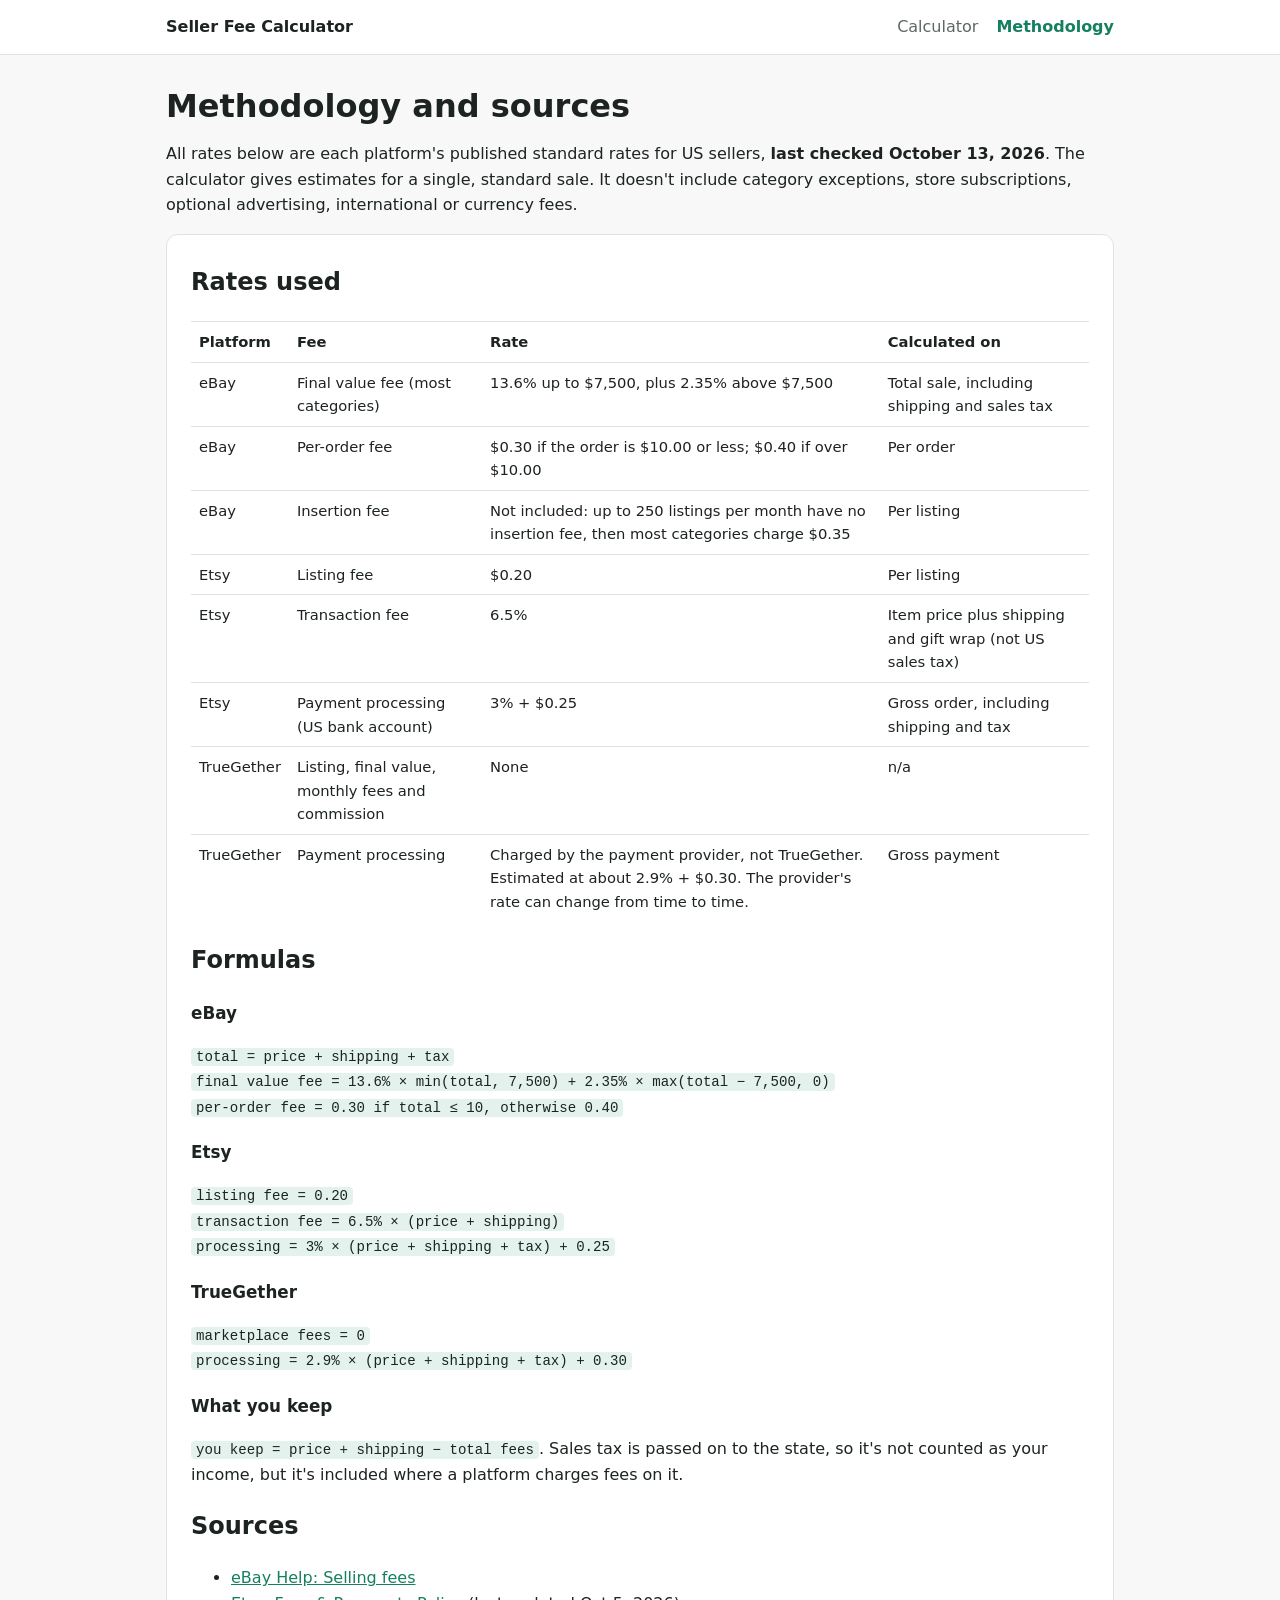
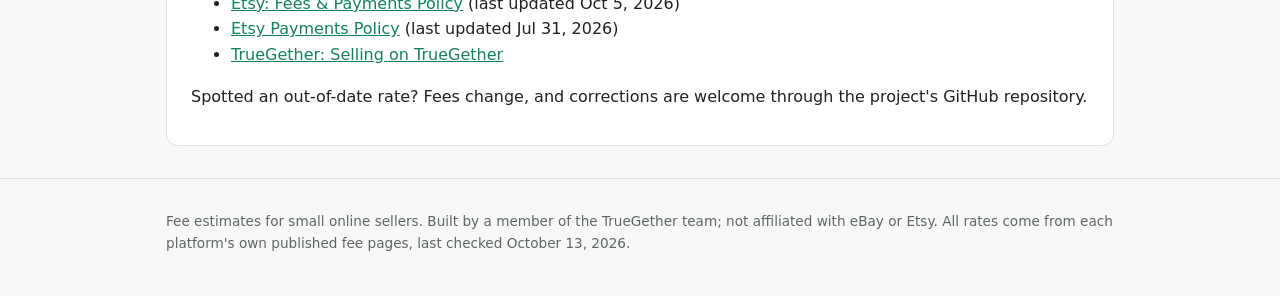
<file: methodology.html>
<!doctype html>
<html lang="en">
<head>
<meta charset="utf-8">
<meta name="viewport" content="width=device-width, initial-scale=1">
<title>Methodology and Sources: How the Seller Fee Calculator Works</title>
<meta name="description" content="Every fee rate and formula used in the seller fee calculator, with links to eBay, Etsy and TrueGether's own fee pages and the date each was checked.">
<link rel="canonical" href="https://salonijain-svg.github.io/marketplace-fee-calculator/methodology.html">
<link rel="stylesheet" href="style.css">
</head>
<body>
<header class="site-header">
  <div class="wrap">
    <a class="brand" href="./">Seller Fee Calculator</a>
    <nav><a href="./">Calculator</a><a href="methodology.html" aria-current="page">Methodology</a></nav>
  </div>
</header>

<main class="wrap">
  <h1>Methodology and sources</h1>
  <p class="intro">All rates below are each platform's published standard rates for US sellers, <strong>last checked October 13, 2026</strong>. The calculator gives estimates for a single, standard sale. It doesn't include category exceptions, store subscriptions, optional advertising, international or currency fees.</p>

  <section class="method">
    <h2>Rates used</h2>
    <div class="table-scroll">
    <table>
      <thead><tr><th>Platform</th><th>Fee</th><th>Rate</th><th>Calculated on</th></tr></thead>
      <tbody>
        <tr><td>eBay</td><td>Final value fee (most categories)</td><td>13.6% up to $7,500, plus 2.35% above $7,500</td><td>Total sale, including shipping and sales tax</td></tr>
        <tr><td>eBay</td><td>Per-order fee</td><td>$0.30 if the order is $10.00 or less; $0.40 if over $10.00</td><td>Per order</td></tr>
        <tr><td>eBay</td><td>Insertion fee</td><td>Not included: up to 250 listings per month have no insertion fee, then most categories charge $0.35</td><td>Per listing</td></tr>
        <tr><td>Etsy</td><td>Listing fee</td><td>$0.20</td><td>Per listing</td></tr>
        <tr><td>Etsy</td><td>Transaction fee</td><td>6.5%</td><td>Item price plus shipping and gift wrap (not US sales tax)</td></tr>
        <tr><td>Etsy</td><td>Payment processing (US bank account)</td><td>3% + $0.25</td><td>Gross order, including shipping and tax</td></tr>
        <tr><td>TrueGether</td><td>Listing, final value, monthly fees and commission</td><td>None</td><td>n/a</td></tr>
        <tr><td>TrueGether</td><td>Payment processing</td><td>Charged by the payment provider, not TrueGether. Estimated at about 2.9% + $0.30. The provider's rate can change from time to time.</td><td>Gross payment</td></tr>
      </tbody>
    </table>
    </div>

    <h2>Formulas</h2>
    <h3>eBay</h3>
    <p><code>total = price + shipping + tax</code><br>
    <code>final value fee = 13.6% × min(total, 7,500) + 2.35% × max(total − 7,500, 0)</code><br>
    <code>per-order fee = 0.30 if total ≤ 10, otherwise 0.40</code></p>
    <h3>Etsy</h3>
    <p><code>listing fee = 0.20</code><br>
    <code>transaction fee = 6.5% × (price + shipping)</code><br>
    <code>processing = 3% × (price + shipping + tax) + 0.25</code></p>
    <h3>TrueGether</h3>
    <p><code>marketplace fees = 0</code><br>
    <code>processing = 2.9% × (price + shipping + tax) + 0.30</code></p>
    <h3>What you keep</h3>
    <p><code>you keep = price + shipping − total fees</code>. Sales tax is passed on to the state, so it's not counted as your income, but it's included where a platform charges fees on it.</p>

    <h2>Sources</h2>
    <ul>
      <li><a href="https://www.ebay.com/help/selling/fees-credits-invoices/selling-fees?id=4822">eBay Help: Selling fees</a></li>
      <li><a href="https://www.etsy.com/legal/fees/">Etsy: Fees &amp; Payments Policy</a> (last updated Oct 5, 2026)</li>
      <li><a href="https://www.etsy.com/legal/etsy-payments/">Etsy Payments Policy</a> (last updated Jul 31, 2026)</li>
      <li><a href="https://www.truegether.com/sell.html">TrueGether: Selling on TrueGether</a></li>
    </ul>
    <p>Spotted an out-of-date rate? Fees change, and corrections are welcome through the project's GitHub repository.</p>
  </section>
</main>

<footer class="site-footer">
  <div class="wrap">
    <p>Fee estimates for small online sellers. Built by a member of the TrueGether team; not affiliated with eBay or Etsy. All rates come from each platform's own published fee pages, last checked October 13, 2026.</p>
  </div>
</footer>
</body>
</html>
</file>
<file: style.css>
:root {
  --bg: #f7f8f7;
  --surface: #ffffff;
  --text: #1c2321;
  --muted: #5d6865;
  --border: #dfe4e2;
  --accent: #14805f;
  --accent-soft: #e3f2ec;
  --bar-bg: #e9edeb;
}
@media (prefers-color-scheme: dark) {
  :root {
    --bg: #121615;
    --surface: #1b2120;
    --text: #e8eeec;
    --muted: #9aa6a2;
    --border: #2c3533;
    --accent: #3cbf91;
    --accent-soft: #1d3a30;
    --bar-bg: #2a3230;
  }
}
* { box-sizing: border-box; }
body {
  margin: 0;
  background: var(--bg);
  color: var(--text);
  font: 16px/1.6 system-ui, -apple-system, "Segoe UI", Roboto, sans-serif;
}
.wrap { max-width: 980px; margin: 0 auto; padding: 0 16px; }
a { color: var(--accent); }

.site-header { border-bottom: 1px solid var(--border); background: var(--surface); }
.site-header .wrap { display: flex; align-items: center; justify-content: space-between; gap: 16px; padding-top: 14px; padding-bottom: 14px; flex-wrap: wrap; }
.brand { font-weight: 700; text-decoration: none; color: var(--text); }
nav a { margin-left: 18px; text-decoration: none; color: var(--muted); }
nav a[aria-current="page"] { color: var(--accent); font-weight: 600; }

h1 { font-size: 2rem; line-height: 1.2; margin: 32px 0 8px; }
.intro p { color: var(--muted); max-width: 720px; }

.inputs {
  display: flex; flex-wrap: wrap; gap: 16px;
  background: var(--surface); border: 1px solid var(--border); border-radius: 12px;
  padding: 20px; margin: 24px 0;
}
.field { flex: 1 1 200px; min-width: 0; display: flex; flex-direction: column; gap: 6px; }
.field label { font-weight: 600; font-size: .95rem; }
.field input[type=number], .field select {
  font: inherit; padding: 10px 12px; border: 1px solid var(--border); border-radius: 8px;
  background: var(--bg); color: var(--text);
}
.field input[type=range] { accent-color: var(--accent); }
.field small { color: var(--muted); font-size: .8rem; }

.results { display: flex; flex-wrap: wrap; gap: 16px; }
.card {
  flex: 1 1 260px; background: var(--surface); border: 1px solid var(--border);
  border-radius: 12px; padding: 20px;
}
.card h2 { margin: 0 0 8px; font-size: 1.2rem; }
.card h2 a { color: var(--text); text-decoration: none; }
.card h2 a:hover { color: var(--accent); }
.keep { display: flex; align-items: baseline; justify-content: space-between; margin: 0; }
.keep .label { color: var(--muted); font-size: .9rem; }
.keep .amount { font-size: 1.8rem; font-weight: 700; color: var(--accent); font-variant-numeric: tabular-nums; }
.bar { height: 8px; background: var(--bar-bg); border-radius: 4px; margin: 10px 0 14px; overflow: hidden; }
.bar span { display: block; height: 100%; background: var(--accent); border-radius: 4px; transition: width .25s ease; }
dl { display: flex; flex-wrap: wrap; margin: 0; }
dt, dd { margin: 0; padding: 4px 0; border-top: 1px solid var(--border); }
dt { flex: 0 0 60%; color: var(--muted); font-size: .9rem; }
dd { flex: 0 0 40%; text-align: right; font-variant-numeric: tabular-nums; }

.card-note { color: var(--muted); font-size: .8rem; margin: 12px 0 0; }
.note { color: var(--muted); font-size: .85rem; margin: 18px 0 32px; }

.faq, .method { background: var(--surface); border: 1px solid var(--border); border-radius: 12px; padding: 8px 24px 20px; margin-bottom: 32px; }
.faq h3, .method h3 { font-size: 1.05rem; margin: 20px 0 4px; }
.method table { width: 100%; border-collapse: collapse; font-size: .92rem; }
.method th, .method td { text-align: left; padding: 8px; border-top: 1px solid var(--border); vertical-align: top; }
.method code { background: var(--accent-soft); padding: 1px 5px; border-radius: 4px; font-size: .88em; }
.table-scroll { overflow-x: auto; }

.site-footer { border-top: 1px solid var(--border); color: var(--muted); font-size: .85rem; padding: 18px 0 28px; }

@media (max-width: 600px) {
  h1 { font-size: 1.6rem; }
  nav a { margin-left: 0; margin-right: 14px; }
}
</file>
